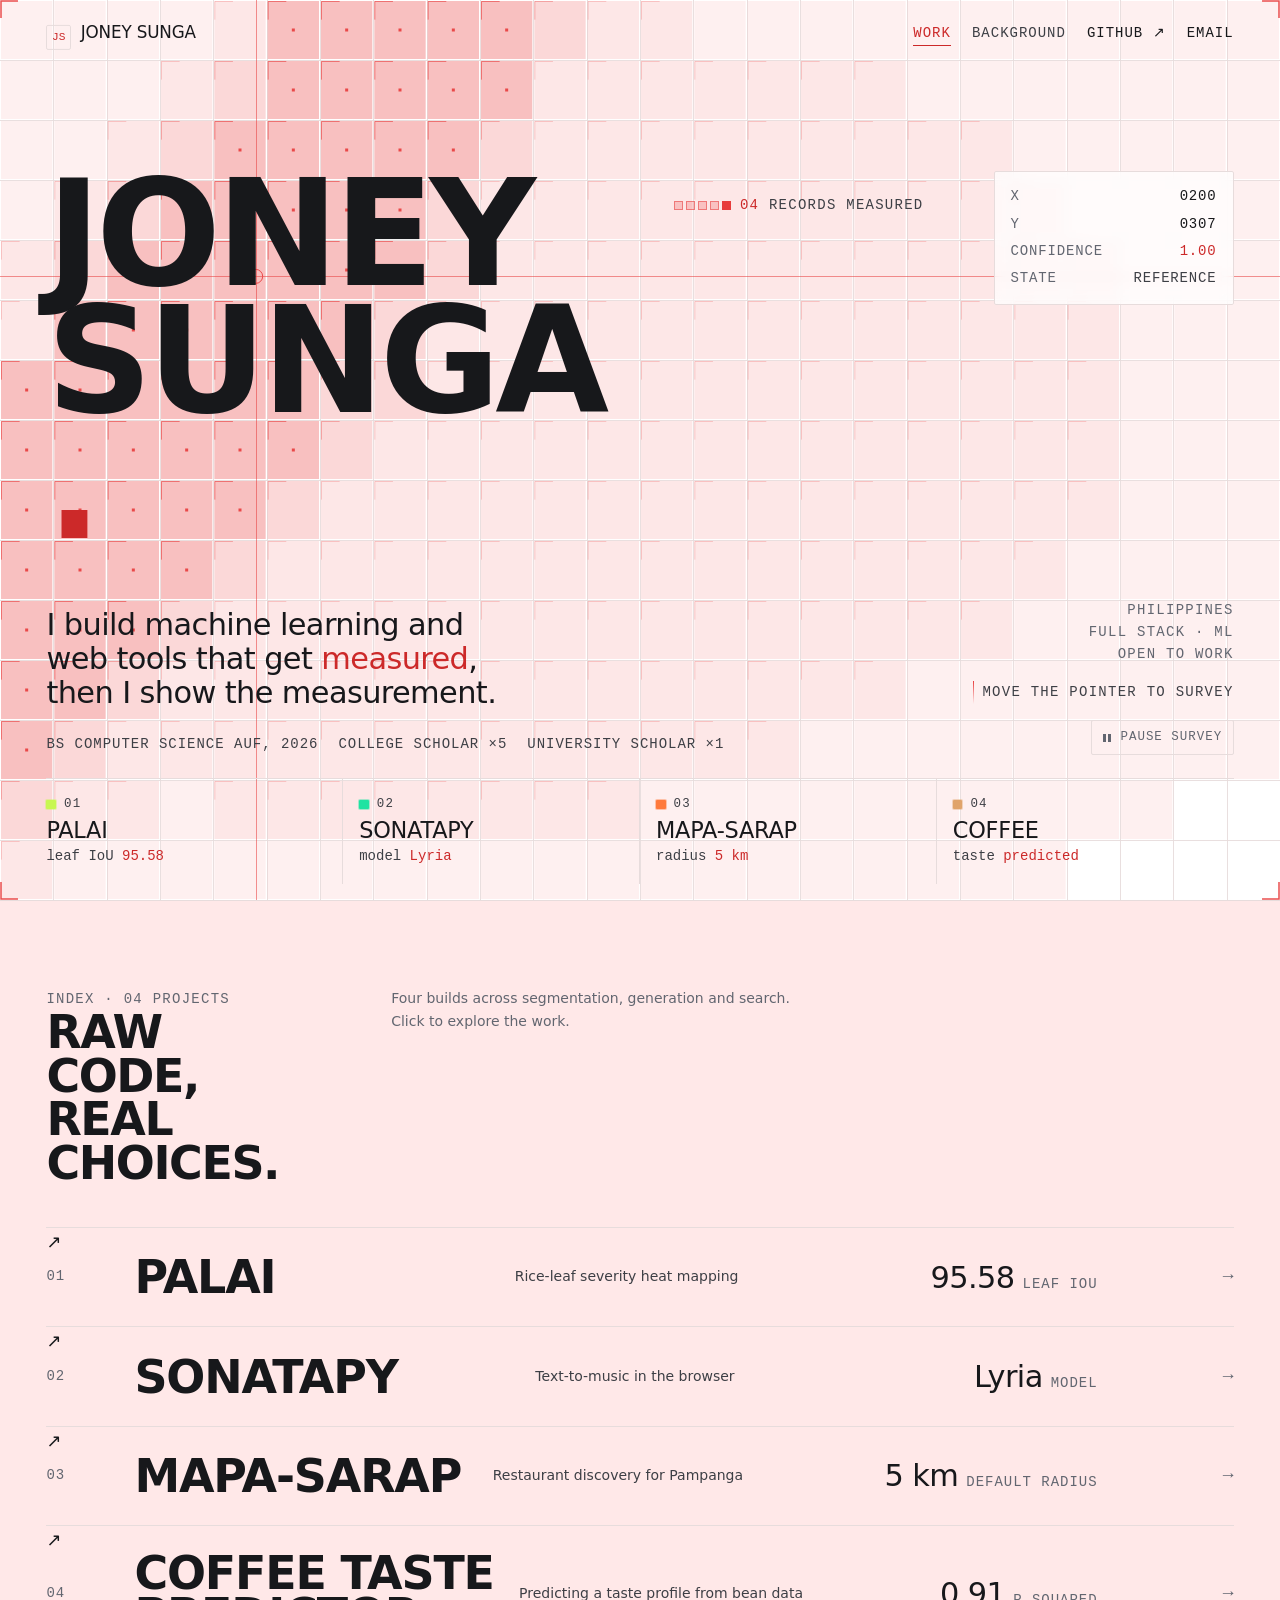
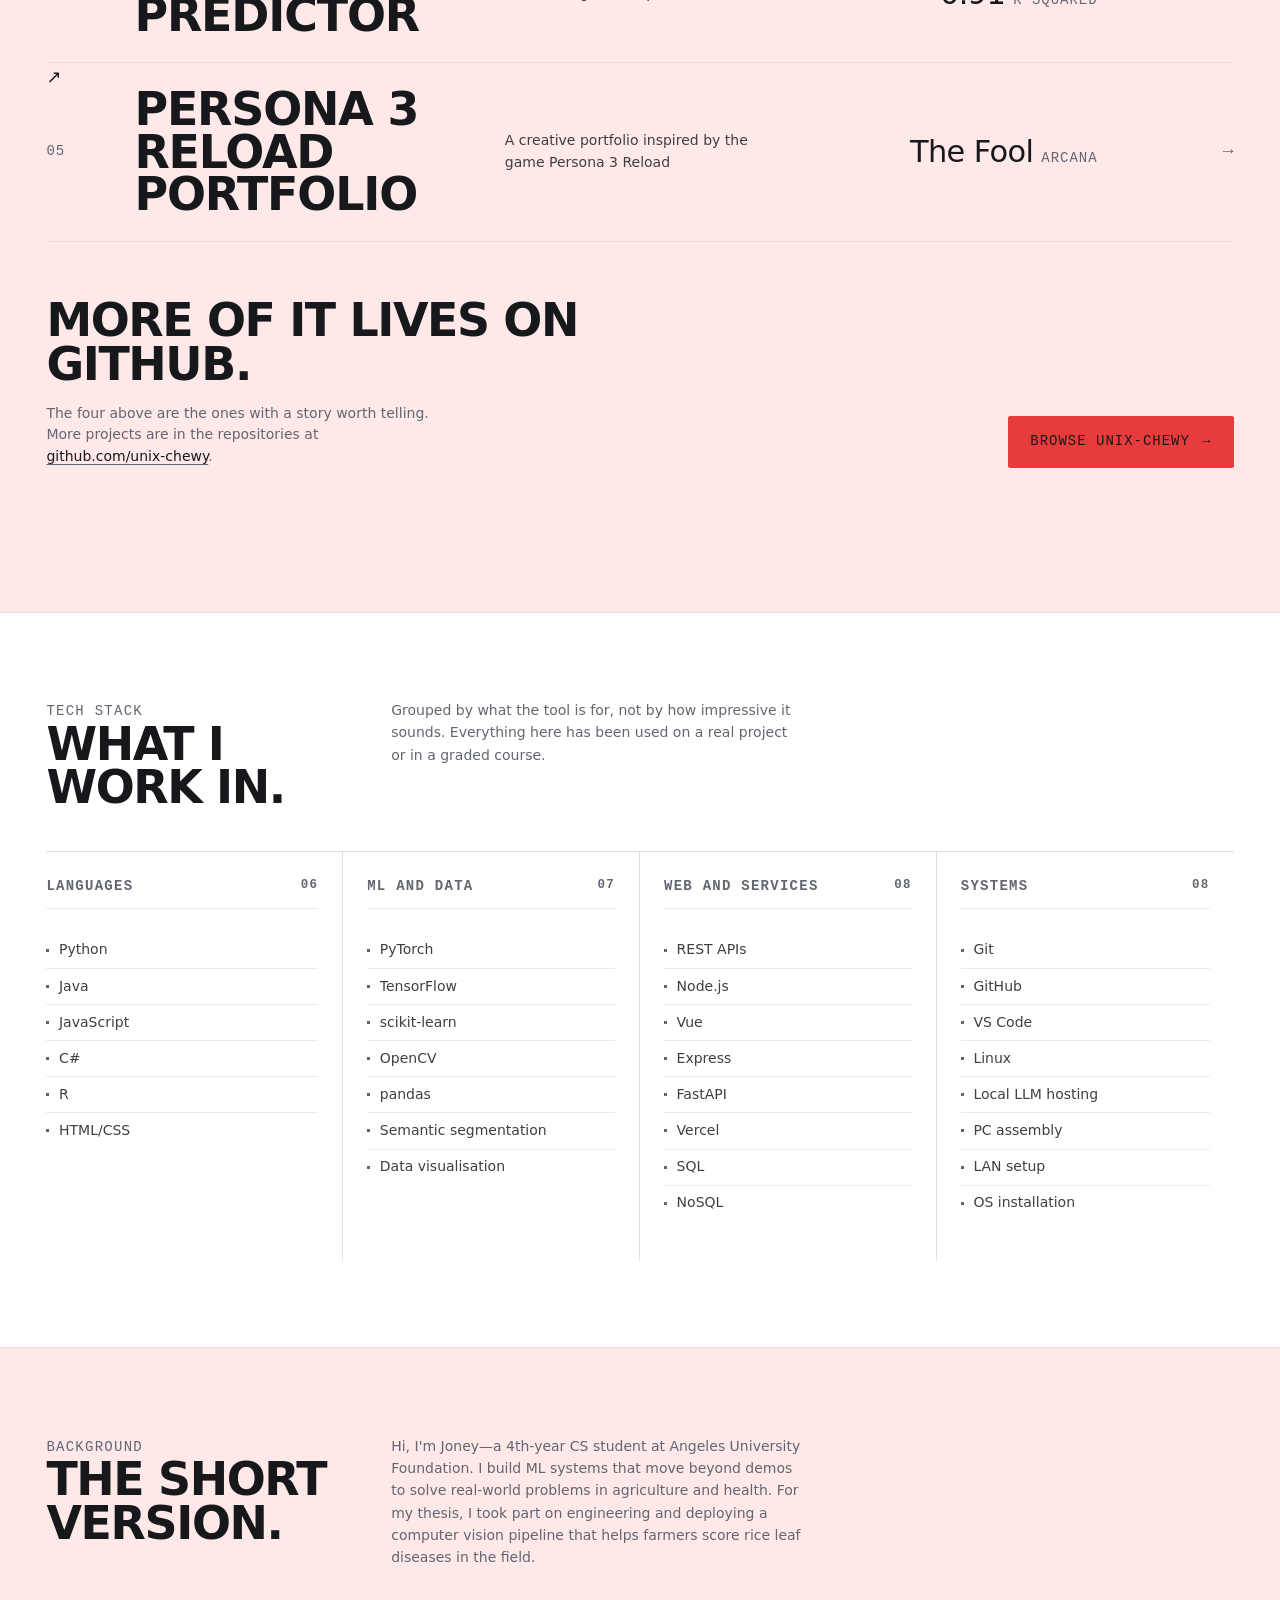
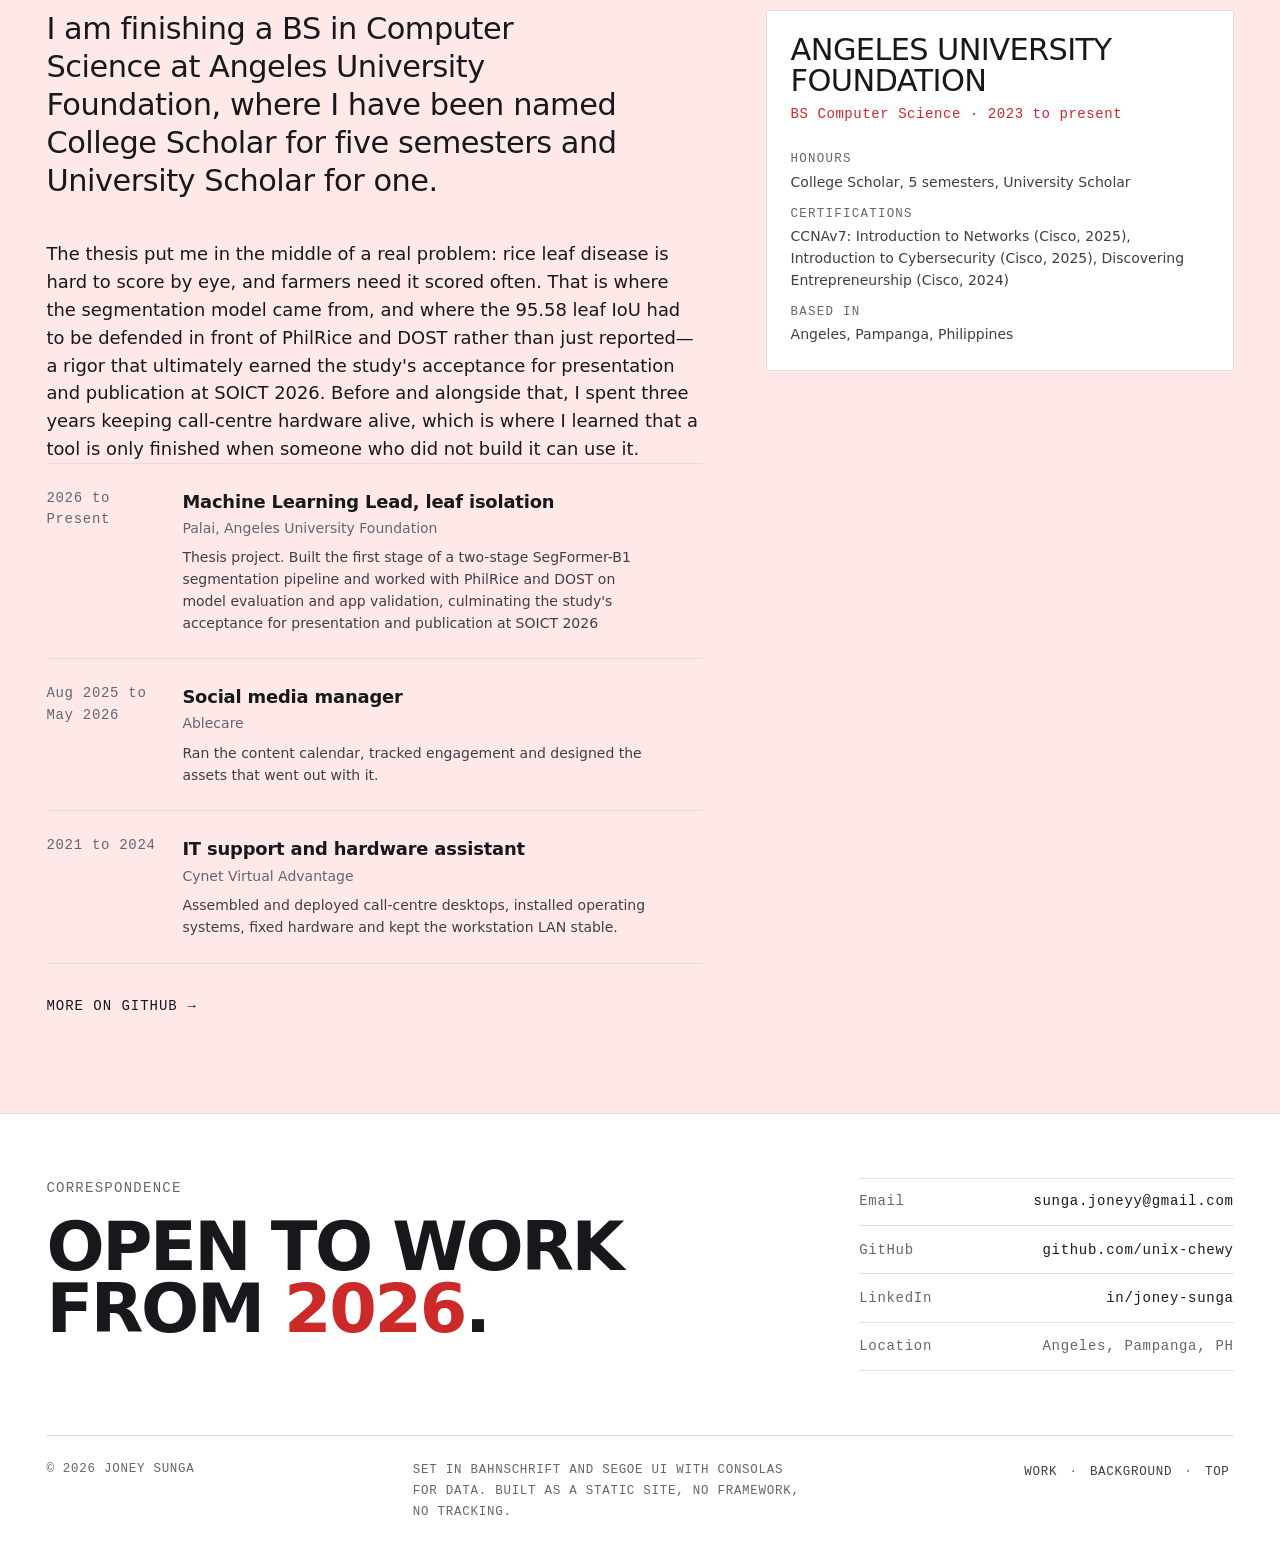
<file: index.html>
<!DOCTYPE html>
<html lang="en">
<head>
<meta charset="utf-8">
<meta name="viewport" content="width=device-width, initial-scale=1">
<title>Joney Sunga. Full-stack developer and ML engineer.</title>
<meta name="description" content="Joney Sunga builds machine learning and web tools that get measured. SegFormer segmentation at 95.58 leaf IoU, a text-to-music app, and restaurant discovery for Pampanga.">
<meta name="robots" content="index, follow, max-image-preview:large">
<link rel="canonical" href="https://unix-chewy.github.io/portfolio/">
<meta name="theme-color" content="#ffffff">
<meta name="color-scheme" content="light">
<meta name="author" content="Joney Sunga">
<meta property="og:type" content="website">
<meta property="og:site_name" content="Joney Sunga">
<meta property="og:title" content="Joney Sunga. Full-stack developer and ML engineer.">
<meta property="og:description" content="Joney Sunga builds machine learning and web tools that get measured. SegFormer segmentation at 95.58 leaf IoU, a text-to-music app, and restaurant discovery for Pampanga.">
<meta property="og:locale" content="en_PH">
<meta property="og:url" content="https://unix-chewy.github.io/portfolio/">
<meta property="og:image" content="https://unix-chewy.github.io/portfolio/og.png">
<meta property="og:image:width" content="1200">
<meta property="og:image:height" content="630">
<meta property="og:image:alt" content="Joney Sunga, full-stack developer and machine learning engineer">
<meta name="twitter:card" content="summary_large_image">
<meta name="twitter:title" content="Joney Sunga. Full-stack developer and ML engineer.">
<meta name="twitter:description" content="Joney Sunga builds machine learning and web tools that get measured. SegFormer segmentation at 95.58 leaf IoU, a text-to-music app, and restaurant discovery for Pampanga.">
<meta name="twitter:image" content="https://unix-chewy.github.io/portfolio/og.png">
<link rel="icon" href="assets/icons/favicon.svg" type="image/svg+xml">
<link rel="icon" href="assets/icons/favicon-32.png" sizes="32x32" type="image/png">
<link rel="apple-touch-icon" href="assets/icons/apple-touch-icon.png">
<link rel="manifest" href="site.webmanifest">
<link rel="stylesheet" href="assets/style.css">

<script type="application/ld+json">[{"@context":"https://schema.org","@type":"Person","name":"Joney Sunga","jobTitle":"Full-stack developer and machine learning engineer","email":"mailto:sunga.joneyy@gmail.com","url":"https://unix-chewy.github.io/portfolio","sameAs":["https://github.com/unix-chewy","https://www.linkedin.com/in/joney-sunga-a7b952397/"],"alumniOf":{"@type":"CollegeOrUniversity","name":"Angeles University Foundation"},"knowsAbout":["Machine learning","Semantic segmentation","Full-stack development","Python","JavaScript"]},{"@context":"https://schema.org","@type":"ProfilePage","mainEntity":{"@type":"Person","name":"Joney Sunga"},"hasPart":[{"@type":"CreativeWork","name":"Palai","description":"A web tool that turns a phone photo of a rice leaf into a severity score, then maps it across a whole field.","url":"https://github.com/unix-chewy/REPLACE-WITH-REPO"},{"@type":"CreativeWork","name":"SonataPy","description":"Ask for a piece of music in words and adjust it while it plays.","url":"https://github.com/unix-chewy/REPLACE-WITH-REPO"},{"@type":"CreativeWork","name":"MAPA-Sarap","description":"Find somewhere good to eat near you, then ask a bot which one to pick.","url":"https://github.com/unix-chewy/REPLACE-WITH-REPO"},{"@type":"CreativeWork","name":"Coffee Taste Predictor","description":"A model that reads a bean spec and guesses how it will taste before anyone brews it.","url":"https://github.com/unix-chewy/REPLACE-WITH-REPO"}]}]</script>
<script>document.documentElement.classList.add('js')</script>
<script>document.documentElement.dataset.tab="work"</script>
</head>
<body>
<a class="skip" href="#main">Skip to content</a>
<header class="site-head" data-head data-solid="false" data-tucked="false">
  <div class="frame site-head__inner">
    <a class="brand" href="index.html">
      <span class="brand__mark" aria-hidden="true">JS</span>
      <span class="brand__name">Joney Sunga</span>
    </a>
    <nav class="nav" aria-label="Primary">
      <a class="nav__link" href="#work">Work</a>
      <a class="nav__link" href="#background">Background</a>
      <a class="nav__link nav__link--ext" href="https://github.com/unix-chewy" rel="me noopener" target="_blank">GitHub <span aria-hidden="true">&#8599;</span><span class="visually-hidden"> (opens in a new tab)</span></a>
      <a class="nav__link nav__link--ext" href="mailto:sunga.joneyy@gmail.com">Email</a>
    </nav>
  </div>
</header>

<main id="main">
<section class="hero" id="top" aria-labelledby="hero-name">
  <div class="survey" data-survey aria-hidden="true">
    <div class="survey__plate"></div>
    <canvas class="survey__canvas"></canvas>
  </div>

  <div class="frame hero__inner">
    <div class="hero__top">
      <h1 class="hero__name display" id="hero-name" data-resolve>
        <span>Joney</span>
        <span>Sunga<span class="name-dot">.</span></span>
      </h1>
      <p class="instrument" data-resolve aria-hidden="true">
        <span class="instrument__cells"><i></i><i></i><i></i><i></i><i></i></span>
        <span><b>04</b> records measured</span>
      </p>
      <div class="readout" data-readout aria-hidden="true">
        <div class="readout__row"><span>X</span><span class="readout__val" data-read-x>0620</span></div>
        <div class="readout__row"><span>Y</span><span class="readout__val" data-read-y>0440</span></div>
        <div class="readout__row"><span>Confidence</span><span class="readout__val readout__val--accent" data-read-v>0.62</span></div>
        <div class="readout__row"><span>State</span><span class="readout__val readout__state" data-read-state>Sampling</span></div>
      </div>
    </div>

    <div class="hero__bottom">
      <div>
        <p class="hero__claim" data-resolve>I build machine learning and web tools that get <em>measured</em>, then I show the measurement.</p>
        <ul class="hero__meta" data-resolve>
          <li>BS Computer Science <b>AUF, 2026</b></li>
          <li>College Scholar <b>&times;5</b></li>
          <li>University Scholar <b>&times;1</b></li>
        </ul>
      </div>
      <div style="display:grid;gap:var(--space-s);justify-items:end">
        <p class="label" style="text-align:right" data-resolve>
          Philippines<br>Full stack &middot; ML<br>Open to work
        </p>
        <p class="label hero__hint" data-resolve>Move the pointer to survey</p>
        <button class="survey__toggle" type="button" data-survey-toggle aria-pressed="false">
          <span class="survey__toggle-icon" aria-hidden="true">
            <svg viewBox="0 0 10 10" width="10" height="10"><rect x="1" y="1" width="3" height="8" fill="currentColor"/><rect x="6" y="1" width="3" height="8" fill="currentColor"/></svg>
          </span>
          <span data-survey-label>Pause survey</span>
        </button>
      </div>
    </div>

    <ul class="legend" aria-label="The four projects, as layers" data-resolve-group>
      <li class="legend__item" style="--chip:#c8f751" data-resolve>
        <span class="legend__key"><span class="chip"></span>01</span>
        <span class="legend__name">Palai</span>
        <span class="legend__val">leaf IoU <b>95.58</b></span>
      </li>
      <li class="legend__item" style="--chip:#20e3a2" data-resolve>
        <span class="legend__key"><span class="chip"></span>02</span>
        <span class="legend__name">SonataPy</span>
        <span class="legend__val">model <b>Lyria</b></span>
      </li>
      <li class="legend__item" style="--chip:#ff7a3c" data-resolve>
        <span class="legend__key"><span class="chip"></span>03</span>
        <span class="legend__name">MAPA-Sarap</span>
        <span class="legend__val">radius <b>5 km</b></span>
      </li>
      <li class="legend__item" style="--chip:#e0a46b" data-resolve>
        <span class="legend__key"><span class="chip"></span>04</span>
        <span class="legend__name">Coffee</span>
        <span class="legend__val">taste <b>predicted</b></span>
      </li>
    </ul>
  </div>
</section>

<section class="section section--blush" id="work" aria-labelledby="work-title">
  <div class="frame">
    <div class="section__head">
      <div>
        <p class="label" data-resolve>Index &middot; 04 PROJECTS</p>
        <h2 class="section__title" id="work-title" data-resolve>Raw code,<br>Real choices.</h2>
      </div>
      <p class="section__note" data-resolve>
        Four builds across segmentation, generation and search. Click to explore the work.
      </p>
    </div>

    <div class="ledger">
              <article class="ledger__row" style="--chip:#C8F751;--conf:0.96" data-resolve>
          <span class="ledger__num" aria-hidden="true">01</span>
          <h3 class="ledger__name">Palai</h3>
          <p class="ledger__lede">Rice-leaf severity heat mapping</p>
          <p class="ledger__metric"><b>95.58</b><span>leaf IoU</span></p>
          <span class="ledger__arrow" aria-hidden="true">&rarr;</span>
          <span class="ledger__bar" aria-hidden="true"></span>
          <a class="ledger__link" href="https://github.com/KyleNGT/rice-leaf-severity-heatmap.git" rel="noopener" target="_blank"><span class="visually-hidden">Palai: Rice-leaf severity heat mapping. Open the repository.</span><span class="ledger__ext" aria-hidden="true">&#8599;</span></a>
        </article>
        <article class="ledger__row" style="--chip:#20E3A2;--conf:0.86" data-resolve>
          <span class="ledger__num" aria-hidden="true">02</span>
          <h3 class="ledger__name">SonataPy</h3>
          <p class="ledger__lede">Text-to-music in the browser</p>
          <p class="ledger__metric"><b>Lyria</b><span>model</span></p>
          <span class="ledger__arrow" aria-hidden="true">&rarr;</span>
          <span class="ledger__bar" aria-hidden="true"></span>
          <a class="ledger__link" href="https://github.com/KyleNGT/SonataPy-Real-Time-AI-Music-Composer.git" rel="noopener" target="_blank"><span class="visually-hidden">SonataPy: Text-to-music in the browser. Open the repository.</span><span class="ledger__ext" aria-hidden="true">&#8599;</span></a>
        </article>
        <article class="ledger__row" style="--chip:#FF7A3C;--conf:0.72" data-resolve>
          <span class="ledger__num" aria-hidden="true">03</span>
          <h3 class="ledger__name">MAPA-Sarap</h3>
          <p class="ledger__lede">Restaurant discovery for Pampanga</p>
          <p class="ledger__metric"><b>5 km</b><span>default radius</span></p>
          <span class="ledger__arrow" aria-hidden="true">&rarr;</span>
          <span class="ledger__bar" aria-hidden="true"></span>
          <a class="ledger__link" href="https://github.com/dncnl/sen02_mapa-sarap.git" rel="noopener" target="_blank"><span class="visually-hidden">MAPA-Sarap: Restaurant discovery for Pampanga. Open the repository.</span><span class="ledger__ext" aria-hidden="true">&#8599;</span></a>
        </article>
        <article class="ledger__row" style="--chip:#E0A46B;--conf:0.61" data-resolve>
          <span class="ledger__num" aria-hidden="true">04</span>
          <h3 class="ledger__name">Coffee Taste Predictor</h3>
          <p class="ledger__lede">Predicting a taste profile from bean data</p>
          <p class="ledger__metric"><b>0.91</b><span>R squared</span></p>
          <span class="ledger__arrow" aria-hidden="true">&rarr;</span>
          <span class="ledger__bar" aria-hidden="true"></span>
          <a class="ledger__link" href="https://github.com/unix-chewy/coffee_taste_predictor.git" rel="noopener" target="_blank"><span class="visually-hidden">Coffee Taste Predictor: Predicting a taste profile from bean data. Open the repository.</span><span class="ledger__ext" aria-hidden="true">&#8599;</span></a>
        </article>
        <article class="ledger__row" style="--chip:	#51eefc;--conf:0.61" data-resolve>
          <span class="ledger__num" aria-hidden="true">05</span>
          <h3 class="ledger__name">Persona 3 Reload Portfolio</h3>
          <p class="ledger__lede">A creative portfolio inspired by the game Persona 3 Reload</p>
          <p class="ledger__metric"><b>The Fool</b><span>Arcana</span></p>
          <span class="ledger__arrow" aria-hidden="true">&rarr;</span>
          <span class="ledger__bar" aria-hidden="true"></span>
          <a class="ledger__link" href="https://unix-chewy.github.io/p3r-portfolio/" rel="noopener" target="_blank"><span class="visually-hidden">Coffee Taste Predictor: Predicting a taste profile from bean data. Open the repository.</span><span class="ledger__ext" aria-hidden="true">&#8599;</span></a>
        </article>
    </div>

    <div class="handoff">
      <div>
        <h2 class="handoff__title display" data-resolve>More of it lives on GitHub.</h2>
        <p class="handoff__note" data-resolve>
          The four above are the ones with a story worth telling. More projects are in the repositories at
          <a class="inline-link" href="https://github.com/unix-chewy" rel="me noopener" target="_blank">github.com/unix-chewy</a>.
        </p>
      </div>
      <a class="btn" href="https://github.com/unix-chewy" rel="me noopener" target="_blank" data-resolve>
        <span class="btn__fill" aria-hidden="true"></span>
        Browse unix-chewy
        <span class="btn__arrow" aria-hidden="true">&rarr;</span>
        <span class="visually-hidden"> (opens in a new tab)</span>
      </a>
    </div>
  </div>
</section>

<section class="section" id="stack" aria-labelledby="stack-title">
  <div class="frame">
    <div class="section__head">
      <div>
        <p class="label" data-resolve>TECH STACK</p>
        <h2 class="section__title" id="stack-title" data-resolve>What I<br>work in.</h2>
      </div>
      <p class="section__note" data-resolve>
        Grouped by what the tool is for, not by how impressive it sounds. Everything here has
        been used on a real project or in a graded course.
      </p>
    </div>
    <div class="spec">
            <div class="spec__col" data-resolve>
        <h3 class="spec__head label">Languages<span class="spec__count">06</span></h3>
        <ul>
          <li>Python</li>
          <li>Java</li>
          <li>JavaScript</li>
          <li>C#</li>
          <li>R</li>
          <li>HTML/CSS</li>
        </ul>
      </div>
      <div class="spec__col" data-resolve>
        <h3 class="spec__head label">ML and data<span class="spec__count">07</span></h3>
        <ul>
          <li>PyTorch</li>
          <li>TensorFlow</li>
          <li>scikit-learn</li>
          <li>OpenCV</li>
          <li>pandas</li>
          <li>Semantic segmentation</li>
          <li>Data visualisation</li>
        </ul>
      </div>
      <div class="spec__col" data-resolve>
        <h3 class="spec__head label">Web and services<span class="spec__count">08</span></h3>
        <ul>
          <li>REST APIs</li>
          <li>Node.js</li>
          <li>Vue</li>
          <li>Express</li>
          <li>FastAPI</li>
          <li>Vercel</li>
          <li>SQL</li>
          <li>NoSQL</li>
        </ul>
      </div>
      <div class="spec__col" data-resolve>
        <h3 class="spec__head label">Systems<span class="spec__count">08</span></h3>
        <ul>
          <li>Git</li>
          <li>GitHub</li>
          <li>VS Code</li>
          <li>Linux</li>
          <li>Local LLM hosting</li>
          <li>PC assembly</li>
          <li>LAN setup</li>
          <li>OS installation</li>
        </ul>
      </div>
    </div>
  </div>
</section>

<section class="section section--blush" id="background" aria-labelledby="about-title">
  <div class="frame">
    <div class="section__head">
      <div>
        <p class="label" data-resolve>Background</p>
        <h2 class="section__title" id="about-title" data-resolve>The short<br>version.</h2>
      </div>
      <p class="section__note" data-resolve>
        Hi, I'm Joney—a 4th-year CS student at Angeles University Foundation. I build ML systems 
        that move beyond demos to solve real-world problems in agriculture and health. 
        For my thesis, I took part on engineering and deploying a computer vision pipeline that helps farmers 
        score rice leaf diseases in the field.
      </p>
    </div>
    <div class="about-strip">
      <div>
        <p class="about-strip__lede" data-resolve>
          I am finishing a BS in Computer Science at Angeles University Foundation, where I have
          been named College Scholar for five semesters and University Scholar for one.  
        </p>
        <p class="prose" data-resolve>
          The thesis put me in the middle of a real problem: rice leaf disease is hard to score by
          eye, and farmers need it scored often. That is where the segmentation model came from,
          and where the 95.58 leaf IoU had to be defended in front of PhilRice and DOST rather than
          just reported—a rigor that ultimately earned the study's acceptance for presentation and 
          publication at SOICT 2026. Before and alongside that, I spent three years keeping call-centre 
          hardware alive, which is where I learned that a tool is only finished when someone who did not
          build it can use it.
        </p>
        <div class="timeline" data-resolve-group>
                    <div class="timeline__item" data-resolve>
            <span class="timeline__when">2026 to Present</span>
            <div>
              <h3 class="timeline__title">Machine Learning Lead, leaf isolation</h3>
              <p class="timeline__org">Palai, Angeles University Foundation</p>
              <p class="timeline__note">Thesis project. Built the first stage of a two-stage SegFormer-B1 segmentation pipeline and worked with PhilRice and DOST on model evaluation and app validation, culminating the study's acceptance for presentation and publication at SOICT 2026</p>
            </div>
          </div>
          <div class="timeline__item" data-resolve>
            <span class="timeline__when">Aug 2025 to May 2026</span>
            <div>
              <h3 class="timeline__title">Social media manager</h3>
              <p class="timeline__org">Ablecare</p>
              <p class="timeline__note">Ran the content calendar, tracked engagement and designed the assets that went out with it.</p>
            </div>
          </div>
          <div class="timeline__item" data-resolve>
            <span class="timeline__when">2021 to 2024</span>
            <div>
              <h3 class="timeline__title">IT support and hardware assistant</h3>
              <p class="timeline__org">Cynet Virtual Advantage</p>
              <p class="timeline__note">Assembled and deployed call-centre desktops, installed operating systems, fixed hardware and kept the workstation LAN stable.</p>
            </div>
          </div>
        </div>
        <p style="margin-top:var(--space-m)" data-resolve>
          <a class="link-rule" href="https://github.com/unix-chewy" rel="me noopener" target="_blank">More on GitHub <span class="link-rule__arrow" aria-hidden="true">&rarr;</span></a>
        </p>
      </div>
      <aside class="edu" data-resolve aria-labelledby="edu-title">
        <h3 class="visually-hidden" id="edu-title">Education</h3>
        <p class="edu__school">Angeles University Foundation</p>
        <p class="edu__degree">BS Computer Science &middot; 2023 to present</p>
        <dl>
          <div>
            <dt>Honours</dt>
            <dd>College Scholar, 5 semesters, University Scholar</dd>
          </div>
          <div>
            <dt>Certifications</dt>
            <dd>CCNAv7: Introduction to Networks (Cisco, 2025), Introduction to Cybersecurity (Cisco, 2025), Discovering Entrepreneurship (Cisco, 2024)</dd>
          </div>
          <div>
            <dt>Based in</dt>
            <dd>Angeles, Pampanga, Philippines</dd>
          </div>
        </dl>
      </aside>
    </div>
  </div>
</section>

<!-- Host error page: reached by a wrong address, not by the site's own navigation.
     It carries the same header and footer, so nothing here is a dead end. -->
</main>
<footer class="site-foot">
  <div class="frame">
    <div class="foot__top">
      <div>
        <p class="label">Correspondence</p>
        <p class="foot__title display" style="margin-top:var(--space-s)">Open to work<br>from <em>2026</em>.</p>
      </div>
      <div class="foot__list">
        <div class="foot__row"><span>Email</span><a href="mailto:sunga.joneyy@gmail.com">sunga.joneyy@gmail.com</a></div>
        <div class="foot__row"><span>GitHub</span><a href="https://github.com/unix-chewy" rel="me noopener" target="_blank">github.com/unix-chewy</a></div>
        <div class="foot__row"><span>LinkedIn</span><a href="https://www.linkedin.com/in/joney-sunga-a7b952397/" rel="me noopener" target="_blank">in/joney-sunga</a></div>
        <div class="foot__row"><span>Location</span><span>Angeles, Pampanga, PH</span></div>
      </div>
    </div>
    <div class="foot__bottom">
      <span>&copy; 2026 Joney Sunga</span>
      <span class="colophon">Set in Bahnschrift and Segoe UI with Consolas for data. Built as a static site, no framework, no tracking.</span>
      <span><a href="#work">Work</a> &middot; <a href="#background">Background</a> &middot; <a href="#top">Top</a></span>
    </div>
  </div>
</footer>

<script src="assets/script.js" defer></script>
</body>
</html>
</file>
<file: assets/style.css>
:root {
  --ground: #ffffff;
  --ground-2: #fff7f7;
  --blush: #ffe8e8;
  --panel: #fffafa;
  --ink: #17181b;
  --ink-2: #3d3f45;
  --muted: #626670;
  --line: #e7dcdc;
  --line-2: #f1e8e8;

  --accent: #e83c3c;
  --accent-text: #cc2929;
  --accent-ink: #17181b;
  --accent-soft: #ffe1e1;
  --cool: #2f5d7c;
  --lesion: #c42a1a;

  --ink-inverse: #ffffff;
  --ink-inverse-2: #d9d3d3;

  /* Type roles */
  --display: Bahnschrift, "DIN Alternate", "DIN Condensed", "Haettenschweiler",
    "Arial Narrow", "Helvetica Neue Condensed", system-ui, sans-serif;
  --text: system-ui, -apple-system, "Segoe UI", Roboto, "Helvetica Neue", Arial, sans-serif;
  --data: Consolas, ui-monospace, "SF Mono", "Cascadia Mono", Menlo, monospace;

  /* Fluid scale. Display sizes carry negative tracking; text stays near 0. */
  --step--2: clamp(0.72rem, 0.7rem + 0.1vw, 0.78rem);
  --step--1: clamp(0.8rem, 0.77rem + 0.14vw, 0.875rem);
  --step-0: clamp(1rem, 0.96rem + 0.2vw, 1.125rem);
  --step-1: clamp(1.15rem, 1.05rem + 0.45vw, 1.4rem);
  --step-2: clamp(1.4rem, 1.2rem + 0.9vw, 1.9rem);
  --step-3: clamp(1.75rem, 1.35rem + 1.9vw, 2.9rem);
  --step-4: clamp(2.2rem, 1.4rem + 3.6vw, 4.4rem);
  --step-5: clamp(2.8rem, 1rem + 7vw, 6.5rem);
  --step-6: clamp(3.4rem, 0.4rem + 11vw, 11rem);

  /* Spacing */
  --space-3xs: 0.25rem;
  --space-2xs: 0.5rem;
  --space-xs: 0.75rem;
  --space-s: 1rem;
  --space-m: 1.5rem;
  --space-l: 2.5rem;
  --space-xl: 4rem;
  --space-2xl: clamp(3.5rem, 3rem + 4vw, 7rem);
  --space-3xl: clamp(5rem, 4rem + 7vw, 11rem);

  /* Frame */
  --gutter: clamp(1.25rem, 0.5rem + 3vw, 3.5rem);
  --rule: 1px;
  --radius: 2px;
  --nav-h: 4.25rem;
  --maxw: 96rem;

  /* Motion: one family. Big things slow, small things quick. */
  --ease: cubic-bezier(0.22, 1, 0.36, 1);
  --ease-io: cubic-bezier(0.4, 0, 0.2, 1);
  --fast: 180ms;
  --med: 320ms;
  --slow: 640ms;

  color-scheme: light;
}

/* ---------- reset ---------- */
*,
*::before,
*::after {
  box-sizing: border-box;
}

html {
  -webkit-text-size-adjust: 100%;
  scroll-behavior: smooth;
  /* The header is fixed; anchor jumps must clear it. */
  scroll-padding-top: calc(var(--nav-h) + 1rem);
}

@media (prefers-reduced-motion: reduce) {
  html {
    scroll-behavior: auto;
  }
}

body {
  margin: 0;
  background: var(--ground);
  color: var(--ink);
  font-family: var(--text);
  font-size: var(--step-0);
  line-height: 1.55;
  font-synthesis: none;
  -webkit-font-smoothing: antialiased;
  text-rendering: optimizeLegibility;
  overflow-x: clip;
}

h1,
h2,
h3,
h4,
p,
ul,
ol,
figure,
blockquote {
  margin: 0;
}

ul,
ol {
  padding: 0;
  list-style: none;
}

img,
svg,
canvas {
  display: block;
  max-width: 100%;
}

img {
  height: auto;
}

a {
  color: inherit;
  text-decoration: none;
}

button {
  font: inherit;
  color: inherit;
  background: none;
  border: 0;
  cursor: pointer;
}

::selection {
  background: var(--accent);
  color: var(--accent-ink);
}

/* Focus: one visible treatment for the whole site, on the ink that sits under it. */
:focus-visible {
  outline: 2px solid var(--accent);
  outline-offset: 3px;
  border-radius: var(--radius);
}

/* ---------- shared type ---------- */
.display {
  font-family: var(--display);
  font-weight: 600;
  line-height: 0.86;
  letter-spacing: -0.035em;
  font-variation-settings: "wdth" 92, "wght" 600;
  text-transform: uppercase;
}

.label {
  font-family: var(--data);
  font-size: var(--step--1);
  letter-spacing: 0.09em;
  text-transform: uppercase;
  color: var(--muted);
}

.lede {
  font-size: var(--step-1);
  line-height: 1.45;
  color: var(--ink-2);
  max-width: 34ch;
}

.prose p {
  color: var(--ink-2);
  max-width: 62ch;
}

.prose p + p {
  margin-top: 1em;
}

.prose a {
  color: var(--ink);
  text-decoration: underline;
  text-decoration-thickness: 1px;
  text-underline-offset: 0.22em;
  text-decoration-color: var(--muted);
  transition: text-decoration-color var(--fast) var(--ease), color var(--fast) var(--ease);
}

@media (hover: hover) {
  .prose a:hover {
    color: var(--accent-text);
    text-decoration-color: var(--accent-text);
  }
}

.prose a:focus-visible {
  color: var(--accent-text);
}

/* ---------- layout primitives ---------- */
.frame {
  width: 100%;
  margin-inline: auto;
  padding-inline: var(--gutter);
  max-width: calc(var(--maxw) + var(--gutter) * 2);
}

.rule {
  border: 0;
  border-top: var(--rule) solid var(--line);
  margin: 0;
}

.skip {
  position: absolute;
  left: var(--gutter);
  top: 0.5rem;
  z-index: 200;
  padding: 0.6rem 0.9rem;
  background: var(--accent);
  color: var(--accent-ink);
  font-family: var(--data);
  font-size: var(--step--1);
  letter-spacing: 0.06em;
  text-transform: uppercase;
  border-radius: var(--radius);
  transform: translateY(-160%);
  transition: transform var(--fast) var(--ease);
}

.skip:focus-visible {
  transform: translateY(0);
  outline-offset: 2px;
}

.visually-hidden {
  position: absolute !important;
  width: 1px;
  height: 1px;
  padding: 0;
  margin: -1px;
  overflow: hidden;
  clip: rect(0 0 0 0);
  white-space: nowrap;
  border: 0;
}

/* ==========================================================================
   Header: corner UI. Step aside when scrolling down, return on scroll up.
   ========================================================================== */
.site-head {
  position: fixed;
  inset: 0 0 auto;
  z-index: 100;
  height: var(--nav-h);
  display: flex;
  align-items: center;
  transition: translate var(--med) var(--ease), background-color var(--med) var(--ease),
    border-color var(--med) var(--ease);
  border-bottom: var(--rule) solid transparent;
}

.site-head[data-solid="true"] {
  background: color-mix(in srgb, var(--ground) 88%, transparent);
  border-bottom-color: var(--line);
  backdrop-filter: blur(10px);
}

.site-head[data-tucked="true"] {
  translate: 0 calc(-1 * var(--nav-h));
}

.site-head__inner {
  display: flex;
  align-items: center;
  justify-content: space-between;
  gap: var(--space-m);
  width: 100%;
}

.brand {
  display: inline-flex;
  align-items: baseline;
  gap: 0.6rem;
  /* Vertical padding gives it a real touch box at phone widths. */
  padding-block: 0.6rem;
  font-family: var(--display);
  font-size: 1.05rem;
  letter-spacing: -0.01em;
  text-transform: uppercase;
  font-variation-settings: "wdth" 92, "wght" 600;
  transition: color var(--fast) var(--ease);
}

@media (hover: hover) {
  .brand:hover {
    color: var(--accent-text);
  }
  .brand:hover .brand__mark {
    border-color: var(--accent-text);
  }
}

.brand:focus-visible {
  color: var(--accent-text);
}
.brand__mark {
  transition: background-color var(--med) var(--ease), color var(--med) var(--ease),
    border-color var(--med) var(--ease), rotate var(--med) var(--ease);
}

@media (hover: hover) {
  .brand:hover .brand__mark {
    background: var(--accent);
    color: var(--accent-ink);
    rotate: 90deg;
  }
}

.brand:focus-visible .brand__mark {
  background: var(--accent);
  color: var(--accent-ink);
}

.brand__mark {
  display: inline-grid;
  place-items: center;
  width: 1.55rem;
  height: 1.55rem;
  border: var(--rule) solid var(--line);
  border-radius: var(--radius);
  color: var(--accent-text);
  font-family: var(--data);
  font-size: 0.7rem;
  letter-spacing: 0;
  translate: 0 0.12rem;
}

.nav {
  display: flex;
  align-items: center;
  gap: clamp(0.75rem, 0.2rem + 1.4vw, 1.75rem);
}

.nav__link {
  position: relative;
  font-family: var(--data);
  font-size: var(--step--1);
  letter-spacing: 0.07em;
  text-transform: uppercase;
  color: var(--ink-2);
  padding-block: 0.55rem;
  transition: color var(--fast) var(--ease);
}

.nav__link::after {
  content: "";
  position: absolute;
  inset: auto 0 0.25rem 0;
  height: 1px;
  background: currentColor;
  scale: 0 1;
  transform-origin: left;
  transition: scale var(--med) var(--ease);
}

/* The current page keeps its rule: orientation in one glance. Its colour also
   shifts, so hovering a nav item always produces a visible change even when the
   rule is already drawn. Hover feedback is never nothing. */
.nav__link[aria-current="page"] {
  color: var(--accent-text);
}

@media (hover: hover) {
  .nav__link[aria-current="page"]:hover {
    color: var(--ink);
  }
}

.nav__link[aria-current="page"]::after {
  scale: 1 1;
  background: var(--accent-text);
  height: 2px;
  display: none;
}

@media (hover: hover) {
  .nav__link:hover {
    color: var(--ink);
  }
  /* Only interior links draw their bar on hover; the current tab is already marked,
     and painting its bar white would hide the red rule that says where you are. */
  .nav__link:not([aria-current="page"]):hover::after {
    scale: 1 1;
  }
}

.nav__link:focus-visible {
  color: var(--ink);
}

.nav__link:focus-visible::after,
.nav__link[aria-current="page"]::after {
  scale: 1 1;
}

.nav__link[aria-current="page"] {
  color: var(--ink);
}

.nav__link--ext::after {
  display: none;
}

.nav__link--ext {
  color: var(--ink);
}

@media (hover: hover) {
  .nav__link--ext:hover {
    color: var(--accent-text);
  }
}

/* Phones: section navigation stays in the header. Hiding it was a mistake; the
   footer is not a substitute for a nav that is one tap away on every page. */
@media (max-width: 44rem) {
  :root {
    --nav-h: 3.5rem;
  }
  .brand__name {
    display: none;
  }
  .nav {
    gap: 0.85rem;
  }
  .nav__link {
    font-size: 0.72rem;
    letter-spacing: 0.03em;
    padding-block: 0.8rem;
  }
  .site-head__inner {
    gap: 0.5rem;
  }
  .site-head .nav__link--ext:not(:last-child) {
    display: none;
  }

  .site-head .nav [href^="https://github.com"] {
    display: none;
  }
}

/* ==========================================================================
   HERO: "The Survey". A confidence grid that resolves in steps, measured by a
   crosshair. The grid is where the concept lives; everything else stays quiet.
   ========================================================================== */
.hero {
  position: relative;
  min-height: 100svh;
  display: flex;
  flex-direction: column;
  justify-content: flex-end;
  padding-top: calc(var(--nav-h) + 1.5rem);
  padding-bottom: 0;
  overflow: clip;
  /* NOT isolated: the survey sits behind the hero and paints the grid into the
     empty band beside the name, which is the whole point of the composition. */
}

.survey {
  position: absolute;
  inset: 0;
  z-index: 0;
  pointer-events: none;
  transition: filter var(--slow) var(--ease);
}

.hero__inner {
  position: relative;
  z-index: 1;
}

/* The scrim is the parent's pseudo-element ON PURPOSE: a filter on an ancestor
   would flatten the stacking order of the hero's content. Keep this here. */

/* The canvas draws the whole survey (grid, bands, crosshair, ticks). It backs the
   content visually but remains aria-hidden and pointer-events:none.
   A scrim then knocks it back so text keeps its contrast everywhere: the survey
   is present behind the type, never competing with it. */
.survey__canvas {
  position: absolute;
  inset: 0;
  width: 100%;
  height: 100%;
}

.survey::after {
  content: "";
  position: absolute;
  inset: 0;
  z-index: -1;
  background:
    linear-gradient(90deg, color-mix(in srgb, var(--ground) 88%, transparent) 0%, color-mix(in srgb, var(--ground) 38%, transparent) 46%, transparent 72%),
    linear-gradient(180deg, color-mix(in srgb, var(--ground) 55%, transparent) 0%, transparent 26%, transparent 58%, color-mix(in srgb, var(--ground) 82%, transparent) 84%, var(--ground) 100%);
}

/* The fallback plate: a designed gradient under the canvas, and the whole look
   when there is no canvas at all (no JS, no 2D context, reduced motion still
   gets the canvas but drawn once). */
.survey__plate {
  position: absolute;
  inset: 0;
  background-image: radial-gradient(
      ellipse 70% 60% at 62% 34%,
      color-mix(in srgb, var(--blush) 90%, transparent),
      transparent 70%
    ),
    linear-gradient(var(--line-2) 1px, transparent 1px) 0 0 / 76px 84px,
    linear-gradient(90deg, var(--line-2) 1px, transparent 1px) 0 0 / 60px 100%;
  opacity: 0.85;
  transition: opacity var(--slow) var(--ease), background-size var(--slow) var(--ease);
}

/* The instrument answers the pointer. Only the scrim and the plate react, with a
   paint-only filter: the grid gets brighter where you are working, and nothing
   re-lays-out. */
.survey[data-lifting] .survey__plate {
  opacity: 1;
  filter: brightness(1.6) saturate(1.2);
}

.survey[data-lifting]::after {
  opacity: 0.85;
}

.survey::after {
  transition: opacity var(--slow) var(--ease);
}

.hero__inner {
  position: relative;
  display: grid;
  gap: clamp(1rem, 2.5vh, 2.25rem);
  align-content: end;
  width: 100%;
  min-height: calc(100svh - var(--nav-h) - 2rem);
  padding-bottom: 1rem;
}

.hero__top {
  display: flex;
  justify-content: space-between;
  align-items: flex-start;
  gap: var(--space-m);
}

.hero__name {
  font-size: var(--step-6);
  margin: 0;
  /* A white glow used to lift the name off a dark field. On paper the same trick
     reads as a halo, so it is gone. */
}

/* "the instrument reading" line: a row of animated confidence cells with a
   percentage and a unit. It fills the band the name leaves empty and is the
   concept stating itself, not decoration. */
.instrument {
  display: flex;
  align-items: center;
  gap: 0.55rem;
  margin-top: var(--space-m);
  font-family: var(--data);
  font-size: var(--step--1);
  letter-spacing: 0.09em;
  text-transform: uppercase;
  color: var(--ink-2);
}

.instrument__cells {
  display: flex;
  gap: 3px;
}

.instrument__cells i {
  width: 9px;
  height: 9px;
  border: 1px solid color-mix(in srgb, var(--accent) 55%, transparent);
  background: color-mix(in srgb, var(--accent) 22%, transparent);
  animation: pulse 2.4s var(--ease) infinite;
}

.instrument__cells i:nth-child(2) {
  animation-delay: 0.25s;
}
.instrument__cells i:nth-child(3) {
  animation-delay: 0.5s;
}
.instrument__cells i:nth-child(4) {
  animation-delay: 0.75s;
}
.instrument__cells i:nth-child(5) {
  animation-delay: 1s;
  background: var(--accent);
}

.instrument b {
  color: var(--accent-text);
  font-weight: 400;
  font-variant-numeric: tabular-nums;
}

@keyframes pulse {
  0%,
  100% {
    background: color-mix(in srgb, var(--accent) 16%, transparent);
  }
  50% {
    background: color-mix(in srgb, var(--accent) 62%, transparent);
  }
}

@media (prefers-reduced-motion: reduce) {
  .instrument__cells i {
    animation: none;
    background: color-mix(in srgb, var(--accent) 40%, transparent);
  }
  .instrument__cells i:nth-child(5) {
    background: var(--accent);
  }
}

.hero__name span {
  display: block;
}

.hero__name .name-dot {
  color: var(--accent-text);
}

.hero__bottom {
  display: grid;
  grid-template-columns: minmax(0, 1fr) auto;
  align-items: end;
  gap: var(--space-l);
  margin-top: clamp(0.5rem, 3vh, 2.5rem);
}

.hero__claim {
  font-size: var(--step-2);
  line-height: 1.12;
  letter-spacing: -0.02em;
  max-width: 24ch;
  color: var(--ink);
  text-wrap: balance;
}

.hero__claim em {
  font-style: normal;
  color: var(--accent-text);
}

.hero__meta {
  display: flex;
  flex-wrap: wrap;
  gap: 0.4rem 1.25rem;
  margin-top: var(--space-m);
}

.hero__meta li {
  font-family: var(--data);
  font-size: var(--step--1);
  letter-spacing: 0.07em;
  text-transform: uppercase;
  /* AA against the ground even where the grid sits brightest. */
  color: var(--ink-2);
}

.hero__meta b {
  color: var(--ink-2);
  font-weight: 400;
}

/* The readout: the pointer's position, measured. Real information, not decoration. */
.readout {
  display: grid;
  gap: 0.35rem;
  padding: 0.9rem 1rem;
  border: var(--rule) solid var(--line);
  border-radius: var(--radius);
  background: color-mix(in srgb, var(--ground) 72%, transparent);
  backdrop-filter: blur(6px);
  font-family: var(--data);
  font-size: var(--step--1);
  letter-spacing: 0.06em;
  text-transform: uppercase;
  color: var(--muted);
  min-width: 15rem;
}

.readout__row {
  display: flex;
  justify-content: space-between;
  gap: 1.5rem;
}

.readout__val {
  color: var(--ink);
  font-variant-numeric: tabular-nums;
}

.readout__val--accent {
  color: var(--accent-text);
}

.readout__state {
  color: var(--ink-2);
}

/* The interaction hint and the motion pause. Both carry real information. */
.hero__hint {
  display: inline-flex;
  align-items: center;
  gap: 0.5rem;
  color: var(--ink-2);
}

.hero__hint::before {
  content: "";
  width: 1px;
  height: 1.4rem;
  background: linear-gradient(var(--accent), transparent);
}

.survey__toggle {
  display: inline-flex;
  align-items: center;
  gap: 0.5rem;
  padding: 0.45rem 0.65rem;
  min-height: 30px;
  font-family: var(--data);
  font-size: var(--step--2);
  letter-spacing: 0.08em;
  text-transform: uppercase;
  color: var(--muted);
  border: var(--rule) solid var(--line);
  border-radius: var(--radius);
  transition: color var(--fast) var(--ease), border-color var(--fast) var(--ease),
    background-color var(--fast) var(--ease);
}

@media (hover: hover) {
  .survey__toggle:hover {
    color: var(--ink);
    border-color: var(--muted);
  }
  /* The label slides a hair and the icon swaps to the paused state: the control
     answers in motion, not with a colour swap alone. */
  .survey__toggle:hover [data-survey-label] {
    translate: 0.15rem 0;
  }
  .survey__toggle:hover .survey__toggle-icon {
    opacity: 0.55;
    scale: 1.15;
  }
}

.survey__toggle-icon {
  display: inline-grid;
  place-items: center;
  transition: opacity var(--fast) var(--ease), scale var(--fast) var(--ease),
    rotate var(--med) var(--ease);
}

.survey__toggle [data-survey-label] {
  transition: translate var(--med) var(--ease);
}

.survey__toggle[aria-pressed="true"] .survey__toggle-icon {
  rotate: 90deg;
}

.survey__toggle[aria-pressed="true"] {
  color: var(--accent-text);
  background: color-mix(in srgb, var(--accent) 10%, transparent);
  border-color: color-mix(in srgb, var(--accent) 45%, transparent);
}

.survey__toggle:active {
  translate: 0 1px;
}

/* The pause control only exists where there is motion to pause. */
@media (hover: none) and (pointer: coarse) {
  .hero__hint {
    display: none;
  }
}

/* Phones: the hero becomes a single column. The survey keeps running (it is the
   concept) but the readout and pause become the frame's own caption. */
@media (max-width: 52rem) {
  .hero {
    min-height: auto;
    padding-top: calc(var(--nav-h) + 2.5rem);
  }
  .hero__top {
    display: block;
  }
  .hero__name {
    font-size: clamp(3.4rem, 17vw, 6rem);
  }
  .readout {
    margin-top: var(--space-m);
    min-width: 0;
    width: 100%;
    max-width: 20rem;
    grid-template-columns: 1fr 1fr;
    gap: 0.3rem 1rem;
    backdrop-filter: none;
    background: color-mix(in srgb, var(--ground) 82%, transparent);
  }
  .readout__row:nth-child(1),
  .readout__row:nth-child(2) {
    display: flex;
  }
  .hero__bottom {
    grid-template-columns: 1fr;
    gap: var(--space-m);
    margin-top: var(--space-l);
  }
  .hero__bottom > div:last-child {
    justify-items: start;
  }
  .hero__bottom .label[style] {
    text-align: left !important;
    max-width: none !important;
  }
  .section {
    padding-block: var(--space-2xl);
  }
}

@media (prefers-reduced-motion: reduce) {
  .hero__hint,
  .survey__toggle {
    display: none;
  }
}

/* Legend: the four projects as map layers. Doubles as the index. */
.legend {
  display: grid;
  grid-template-columns: repeat(4, minmax(0, 1fr));
  border-top: var(--rule) solid var(--line);
  /* Names like MAPA-Sarap are wider than their column at phone widths; they must
     never overprint the neighbour. */
  min-width: 0;
}

.legend__item {
  position: relative;
  display: grid;
  gap: 0.3rem;
  padding: var(--space-s) var(--space-s) var(--space-s) 0;
  border-right: var(--rule) solid var(--line);
  isolation: isolate;
}

.legend__item:last-child {
  border-right: 0;
}

.legend__item + .legend__item {
  padding-left: var(--space-s);
}

.legend__key {
  display: inline-flex;
  align-items: center;
  gap: 0.5rem;
  font-family: var(--data);
  font-size: var(--step--2);
  letter-spacing: 0.1em;
  text-transform: uppercase;
  /* AA against the ground, including under the brightest grid cells. */
  color: var(--ink-2);
}

.chip {
  width: 0.6rem;
  height: 0.6rem;
  border-radius: 1px;
  background: var(--chip, var(--accent));
  box-shadow: 0 0 0 1px color-mix(in srgb, var(--chip, var(--accent)) 40%, transparent);
}

.legend__name {
  font-family: var(--display);
  font-size: var(--step-1);
  line-height: 1;
  letter-spacing: -0.01em;
  text-transform: uppercase;
  font-variation-settings: "wdth" 95, "wght" 550;
  hyphens: none;
  overflow-wrap: break-word;
}

.legend__val {
  font-family: var(--data);
  font-size: var(--step--1);
  color: var(--ink-2);
  font-variant-numeric: tabular-nums;
}

.legend__val b {
  color: var(--accent-text);
  font-weight: 400;
}

/* ---- legend, phone -------------------------------------------------------
   Ordered AFTER the base rules above on purpose: a media query does not win a
   tie, source order does. On a phone the four records become a true list so no
   name can collide with its neighbour. */
@media (max-width: 34rem) {
  .legend {
    grid-template-columns: 1fr;
  }
  .legend__item,
  .legend__item + .legend__item,
  .legend__item:nth-child(2n) {
    display: grid;
    grid-template-columns: 3.2rem minmax(0, 1fr) auto;
    align-items: baseline;
    gap: 0.75rem;
    padding: 0.7rem 0;
    border-right: 0;
    border-bottom: var(--rule) solid var(--line);
  }
  .legend__name {
    font-size: 1.15rem;
  }
  .legend__val {
    text-align: right;
    white-space: nowrap;
  }
}

@media (max-width: 52rem) {
  .legend__name {
    font-size: 1.05rem;
  }
  .legend__val {
    font-size: 0.72rem;
    line-height: 1.3;
  }
}

/* Primary link treatment: the accent rule sweeps in from the pointer's side and
   the arrow travels. One treatment, reused on every primary target. */
.link-rule {
  position: relative;
  display: inline-flex;
  align-items: center;
  gap: 0.6rem;
  padding-block: 0.55rem;
  font-family: var(--data);
  font-size: var(--step--1);
  letter-spacing: 0.07em;
  text-transform: uppercase;
  color: var(--ink);
}

.link-rule::after {
  content: "";
  position: absolute;
  inset: auto 0 0 0;
  height: 1px;
  background: var(--accent);
  transform-origin: var(--x, 0%) 50%;
  scale: 0 1;
  transition: scale var(--med) var(--ease);
}

/* Entering from the right mirrors the sweep and the arrow. */
.link-rule[data-from-right]::after {
  transform-origin: 100% 50%;
}

.link-rule__arrow {
  display: inline-block;
  transition: translate var(--med) var(--ease);
}

@media (hover: hover) {
  .link-rule:hover::after {
    scale: 1 1;
  }
  .link-rule:hover .link-rule__arrow {
    translate: 0.35rem 0;
  }
  .link-rule[data-from-right]:hover .link-rule__arrow {
    translate: 0 0.25rem;
  }
}

.link-rule:focus-visible {
  outline-offset: 4px;
}

.link-rule:focus-visible::after {
  scale: 1 1;
}

.link-rule:active .link-rule__arrow {
  translate: 0.5rem 0;
}

/* Press feedback for every primary target, inherited by the ledger rows. */
.pressable:active {
  translate: 0 1px;
}

.section {
  padding-block: clamp(3rem, 3rem + 3vw, 7rem);
  border-top: var(--rule) solid var(--line);
}

.section--blush {
  background: var(--blush);
}

.section__head {
  display: grid;
  grid-template-columns: minmax(0, 3fr) minmax(0, 9fr);
  gap: var(--space-l) var(--space-xl);
  align-items: baseline;
  margin-bottom: clamp(1.5rem, 1rem + 2vw, 3rem);
}

.section__title {
  font-family: var(--display);
  font-size: var(--step-3);
  line-height: 0.95;
  letter-spacing: -0.03em;
  text-transform: uppercase;
  font-variation-settings: "wdth" 92, "wght" 550;
  max-width: 22ch;
}

.section__note {
  color: var(--muted);
  max-width: 46ch;
  font-size: var(--step--1);
  line-height: 1.6;
}

@media (max-width: 60rem) {
  .section__head {
    grid-template-columns: 1fr;
    gap: var(--space-s);
  }
}

/* ==========================================================================
   Ledger: the work index. A record per project, hairlines, one row per project.
   ========================================================================== */
.ledger {
  border-top: var(--rule) solid var(--line);
}

.ledger__row {
  --chip: var(--accent);
  position: relative;
  display: grid;
  grid-template-columns: 4rem minmax(0, 1fr) minmax(0, 1.1fr) auto 7rem;
  align-items: center;
  gap: var(--space-m);
  padding-block: clamp(1.1rem, 0.8rem + 1vw, 1.9rem);
  border-bottom: var(--rule) solid var(--line);
  isolation: isolate;
}

.ledger__num,
.ledger__metric span,
.ledger__year {
  font-family: var(--data);
  font-size: var(--step--1);
  letter-spacing: 0.07em;
  text-transform: uppercase;
  color: var(--muted);
}

.ledger__name {
  font-family: var(--display);
  font-size: var(--step-3);
  line-height: 0.92;
  letter-spacing: -0.025em;
  text-transform: uppercase;
  font-variation-settings: "wdth" 90, "wght" 550;
  display: flex;
  align-items: center;
  gap: 0.75rem;
  transition: color var(--fast) var(--ease), translate var(--med) var(--ease);
}

.ledger__lede {
  color: var(--ink-2);
  font-size: var(--step--1);
  max-width: 32ch;
}

.ledger__metric {
  display: flex;
  align-items: baseline;
  gap: 0.5rem;
  justify-self: end;
  font-family: var(--data);
}

.ledger__metric b {
  font-family: var(--display);
  font-size: var(--step-2);
  font-weight: 400;
  letter-spacing: -0.02em;
  font-variant-numeric: tabular-nums;
  color: var(--ink);
}

/* The measurement bar: width is the confidence, drawn on hover as a fill. */
.ledger__bar {
  position: absolute;
  left: 0;
  right: 0;
  bottom: 0;
  height: 1px;
  background: var(--chip);
  scale: var(--conf, 0) 1;
  transform-origin: left;
  opacity: 0;
  transition: scale 900ms var(--ease), opacity var(--fast) var(--ease);
}

.ledger__row::before {
  content: "";
  position: absolute;
  inset: 0;
  z-index: -1;
  background: color-mix(in srgb, var(--chip) 7%, transparent);
  opacity: 0;
  transition: opacity var(--med) var(--ease);
}

.ledger__arrow {
  justify-self: end;
  font-family: var(--data);
  color: var(--muted);
  transition: translate var(--med) var(--ease), color var(--fast) var(--ease);
}

@media (hover: hover) {
  .ledger__row:hover::before,
  .ledger__row:focus-within::before {
    opacity: 1;
  }
  .ledger__row:hover .ledger__bar,
  .ledger__row:focus-within .ledger__bar {
    opacity: 1;
  }
  .ledger__row:hover .ledger__name,
  .ledger__row:focus-within .ledger__name {
    color: var(--chip);
    translate: 0.5rem 0;
  }
  .ledger__row:hover .ledger__arrow,
  .ledger__row:focus-within .ledger__arrow {
    translate: 0.4rem 0;
    color: var(--ink);
  }
}

.ledger__row:active .ledger__name {
  translate: 0.25rem 1px;
}

/* The row's whole surface is the link (real <a> stretched, other data outside it). */
.ledger__link {
  position: absolute;
  inset: 0;
  z-index: 1;
}

.ledger__link:focus-visible {
  outline: 2px solid var(--accent);
  outline-offset: -4px;
  border-radius: var(--radius);
}

@media (max-width: 62rem) {
  .ledger__row {
    grid-template-columns: 3rem minmax(0, 1fr) auto;
    gap: 0.5rem var(--space-s);
    align-items: start;
  }
  .ledger__lede {
    grid-column: 2 / -1;
  }
  .ledger__metric {
    grid-column: 3;
    grid-row: 1;
  }
  .ledger__year {
    display: none;
  }
  .ledger__name {
    font-size: var(--step-2);
  }
  .ledger__arrow {
    display: none;
  }
}

/* ==========================================================================
   Spec table: the stack. Dense, ruled, no cards.
   ========================================================================== */
.spec {
  display: grid;
  grid-template-columns: repeat(4, minmax(0, 1fr));
  border-top: var(--rule) solid var(--line);
}

.spec__col {
  padding: var(--space-m) var(--space-m) var(--space-l) 0;
  border-right: var(--rule) solid var(--line);
}

.spec__col:last-child {
  border-right: 0;
}

.spec__col + .spec__col {
  padding-left: var(--space-m);
}

.spec__head {
  margin-bottom: var(--space-m);
  display: flex;
  justify-content: space-between;
  gap: 1rem;
  border-bottom: var(--rule) solid var(--line-2);
  padding-bottom: 0.6rem;
}

.spec__count {
  font-family: var(--data);
  font-size: var(--step--2);
  /* Informational, but still text: it meets AA against the ground. */
  color: var(--muted);
}

.spec li {
  padding-block: 0.42rem;
  border-bottom: var(--rule) solid var(--line-2);
  font-size: var(--step--1);
  color: var(--ink-2);
  display: flex;
  align-items: center;
  gap: 0.6rem;
}

.spec li::before {
  content: "";
  width: 3px;
  height: 3px;
  background: var(--muted);
  flex: none;
}

.spec li:last-child {
  border-bottom: 0;
}

@media (max-width: 60rem) {
  .spec {
    grid-template-columns: repeat(2, minmax(0, 1fr));
  }
  .spec__col:nth-child(2n) {
    border-right: 0;
  }
  .spec__col:nth-child(n + 3) {
    border-top: var(--rule) solid var(--line);
  }
}

@media (max-width: 34rem) {
  .spec {
    grid-template-columns: 1fr;
  }
  .spec__col {
    border-right: 0;
    padding-left: 0;
  }
  .spec__col + .spec__col {
    border-top: var(--rule) solid var(--line);
    padding-left: 0;
  }
}

/* ==========================================================================
   About strip: three moments + education rail.
   ========================================================================== */
.about-strip {
  display: grid;
  grid-template-columns: minmax(0, 7fr) minmax(0, 5fr);
  gap: var(--space-xl);
}

.about-strip__lede {
  font-size: var(--step-2);
  line-height: 1.25;
  letter-spacing: -0.015em;
  max-width: 30ch;
  margin-bottom: var(--space-l);
  color: var(--ink);
}

.timeline {
  border-top: var(--rule) solid var(--line);
}

.timeline__item {
  display: grid;
  grid-template-columns: 7rem minmax(0, 1fr);
  gap: var(--space-m);
  padding-block: var(--space-m);
  border-bottom: var(--rule) solid var(--line);
}

.timeline__when {
  font-family: var(--data);
  font-size: var(--step--1);
  color: var(--muted);
  letter-spacing: 0.05em;
}

.timeline__title {
  font-size: var(--step-0);
  font-weight: 600;
  letter-spacing: -0.01em;
}

.timeline__org {
  color: var(--muted);
  font-size: var(--step--1);
  margin-top: 0.15rem;
}

.timeline__note {
  color: var(--ink-2);
  font-size: var(--step--1);
  margin-top: 0.5rem;
  max-width: 52ch;
}

/* The card sits on the blush section ground, so it goes WHITE: a pale card on a
   pale ground would read as a printing error. */
.edu {
  border: var(--rule) solid var(--line);
  border-radius: var(--radius);
  padding: var(--space-m);
  background: var(--ground);
  align-self: start;
}

.edu__school {
  font-family: var(--display);
  font-size: var(--step-2);
  line-height: 1;
  letter-spacing: -0.02em;
  text-transform: uppercase;
  font-variation-settings: "wdth" 92, "wght" 550;
}

.edu__degree {
  font-family: var(--data);
  font-size: var(--step--1);
  color: var(--accent-text);
  margin-top: 0.5rem;
  letter-spacing: 0.04em;
}

.edu dl {
  margin: var(--space-m) 0 0;
  display: grid;
  gap: 0.7rem;
}

.edu dt {
  font-family: var(--data);
  font-size: var(--step--2);
  letter-spacing: 0.1em;
  text-transform: uppercase;
  color: var(--muted);
}

.edu dd {
  margin: 0.15rem 0 0;
  font-size: var(--step--1);
  color: var(--ink-2);
}

@media (max-width: 62rem) {
  .about-strip {
    grid-template-columns: 1fr;
  }
  .timeline__item {
    grid-template-columns: 1fr;
    gap: 0.35rem;
  }
}

/* ==========================================================================
   GitHub hand-off: a real strip, not a button-shaped dead end.
   ========================================================================== */
.handoff {
  display: grid;
  grid-template-columns: minmax(0, 1fr) auto;
  align-items: end;
  gap: var(--space-l);
  padding-block: clamp(2rem, 2rem + 2vw, 4rem);
}

.handoff__title {
  font-size: var(--step-3);
  line-height: 0.95;
  letter-spacing: -0.03em;
  max-width: 20ch;
}

.handoff__note {
  color: var(--muted);
  font-size: var(--step--1);
  margin-top: var(--space-s);
  max-width: 44ch;
}

/* Inline links inside running text (WCAG 1.4.1: recognisable without colour). */
.inline-link {
  color: var(--ink);
  text-decoration: underline;
  text-decoration-thickness: 1px;
  text-underline-offset: 0.24em;
  text-decoration-color: var(--muted);
  padding-block: 0.5rem;
  transition: text-decoration-color var(--fast) var(--ease), color var(--fast) var(--ease);
}

@media (hover: hover) {
  .inline-link:hover {
    color: var(--accent-text);
    text-decoration-color: var(--accent-text);
  }
}

.inline-link:focus-visible {
  color: var(--accent-text);
}

.btn {
  --btn-ink: var(--accent-ink);
  position: relative;
  display: inline-flex;
  align-items: center;
  gap: 0.75rem;
  padding: 0.95rem 1.4rem;
  background: var(--accent);
  color: var(--btn-ink);
  font-family: var(--data);
  font-size: var(--step--1);
  letter-spacing: 0.07em;
  text-transform: uppercase;
  border-radius: var(--radius);
  overflow: clip;
  isolation: isolate;
  transition: background-color var(--fast) var(--ease), color var(--fast) var(--ease);
}

.btn__fill {
  position: absolute;
  inset: 0;
  z-index: -1;
  background: var(--ink);
  clip-path: inset(0 0 0 100%);
  transition: clip-path var(--med) var(--ease);
}

.btn__arrow {
  display: inline-block;
  transition: translate var(--med) var(--ease);
}

@media (hover: hover) {
  .btn:hover {
    color: var(--accent-ink);
  }
  .btn:hover .btn__fill {
    clip-path: inset(0 0 0 0);
  }
  .btn:hover .btn__arrow {
    translate: 0.4rem 0;
  }
}

.btn:focus-visible {
  outline: 2px solid var(--ink);
  outline-offset: 3px;
}

.btn:focus-visible .btn__fill {
  clip-path: inset(0 0 0 0);
}

.btn:active {
  translate: 0 1px;
}

.btn--ghost {
  background: transparent;
  color: var(--ink);
  box-shadow: inset 0 0 0 1px var(--line);
}

@media (hover: hover) {
  .btn--ghost:hover {
    color: var(--accent-ink);
  }
  .btn--ghost:hover .btn__fill {
    background: var(--accent);
    clip-path: inset(0 0 0 0);
  }
}

.btn--ghost:focus-visible {
  outline: 2px solid var(--accent);
}

.btn--ghost:focus-visible .btn__fill {
  background: var(--accent);
  clip-path: inset(0 0 0 0);
}

@media (max-width: 52rem) {
  .handoff {
    grid-template-columns: 1fr;
    align-items: start;
  }
}

/* ==========================================================================
   Footer
   ========================================================================== */
.site-foot {
  border-top: var(--rule) solid var(--line);
  padding-block: var(--space-xl) var(--space-m);
}

.foot__top {
  display: grid;
  grid-template-columns: minmax(0, 2fr) minmax(0, 1fr);
  gap: var(--space-xl);
  align-items: start;
  padding-bottom: var(--space-xl);
}

.foot__title {
  font-size: var(--step-4);
  line-height: 0.9;
  letter-spacing: -0.035em;
  max-width: 16ch;
}

.foot__title em {
  font-style: normal;
  color: var(--accent-text);
}

.foot__list {
  display: grid;
  gap: 0.1rem;
  border-top: var(--rule) solid var(--line);
}

.foot__row {
  display: flex;
  justify-content: space-between;
  align-items: center;
  gap: var(--space-m);
  padding-block: 0.75rem;
  border-bottom: var(--rule) solid var(--line);
  font-family: var(--data);
  font-size: var(--step--1);
  letter-spacing: 0.05em;
  color: var(--muted);
}

/* Full-size touch target: the row is 0.75rem padding either side of ~1.25rem of
   text, and the link itself carries vertical padding on phones. */
.foot__row a {
  display: inline-block;
  color: var(--ink);
  padding-block: 0.55rem;
  margin-block: -0.55rem;
  transition: color var(--fast) var(--ease);
}

@media (hover: hover) {
  .foot__row a:hover {
    color: var(--accent-text);
  }
}

.foot__bottom {
  display: flex;
  flex-wrap: wrap;
  justify-content: space-between;
  gap: var(--space-s) var(--space-l);
  padding-top: var(--space-m);
  border-top: var(--rule) solid var(--line);
  font-family: var(--data);
  font-size: var(--step--2);
  letter-spacing: 0.06em;
  text-transform: uppercase;
  color: var(--muted);
}

/* Anchor links in the footer are real touch targets: 44px of hit area, not 21. */
.foot__bottom a {
  display: inline-flex;
  align-items: center;
  min-height: 44px;
  padding-inline: 0.25rem;
  margin-block: -0.6rem;
  color: var(--ink-2);
  background: linear-gradient(currentColor 0 0) left calc(100% - 0.7rem) / 0% 1px no-repeat;
  transition: background-size var(--med) var(--ease), color var(--fast) var(--ease);
}

@media (hover: hover) {
  .foot__bottom a:hover {
    background-size: 100% 1px;
  }
}

@media (hover: hover) {
  .foot__bottom a:hover {
    color: var(--accent-text);
  }
}

.colophon {
  max-width: 52ch;
  line-height: 1.7;
}

@media (max-width: 52rem) {
  .foot__top {
    grid-template-columns: 1fr;
  }
}

/* ==========================================================================
   Case study pages
   ========================================================================== */
.case {
  padding-top: calc(var(--nav-h) + var(--space-2xl));
}

.crumbs {
  display: flex;
  flex-wrap: wrap;
  align-items: center;
  gap: 0.15rem 0.6rem;
  font-family: var(--data);
  font-size: var(--step--1);
  letter-spacing: 0.07em;
  text-transform: uppercase;
  color: var(--muted);
  margin-bottom: var(--space-l);
}

/* Breadcrumb links draw the same rule the nav uses: colour alone is not feedback. */
.crumbs a {
  display: inline-block;
  min-height: 44px;
  display: inline-flex;
  align-items: center;
  padding-block: 0.6rem;
  color: var(--ink-2);
  background: linear-gradient(currentColor 0 0) left bottom 0.6rem / 0% 1px no-repeat;
  transition: background-size var(--med) var(--ease), color var(--fast) var(--ease);
}

@media (hover: hover) {
  .crumbs a:hover {
    background-size: 100% 1px;
    color: var(--ink);
  }
}

.nav__link--ext,
.nav__link[aria-current="page"],
.crumbs a,
.intro-links a {
  background-image: linear-gradient(currentColor 0 0);
  background-repeat: no-repeat;
  background-position: left calc(100% - 0.45rem);
  background-size: 0% 1px;
  transition: background-size var(--med) var(--ease), color var(--fast) var(--ease);
}

.nav__link[aria-current="page"],
.crumbs a {
  background-size: 100% 1px;
}

/* A thin rule 1px, not a solid block: ackground-size: 100% 100% on a 1px-tall
   gradient paints the whole box, which is the bug this comment replaces. */
html[data-tab="work"] .nav__link[href="#work"],
html[data-tab="background"] .nav__link[href="#background"] {
  color: var(--accent-text);
  /* All five background properties together: a 1px gradient that does NOT repeat.
     Omit one and the gradient tiles over the whole box, which is what happened. */
  background-image: linear-gradient(var(--accent-text) 0 0);
  background-repeat: no-repeat;
  background-position: left calc(100% - 0.45rem);
  background-size: 100% 1px;
}

/* The drawn rule on the current nav item uses the readable red. */
.nav__link[aria-current="page"] {
  background-image: linear-gradient(var(--accent-text) 0 0);
}

@media (hover: hover) {
  .nav__link--ext:hover,
  .nav__link[aria-current="page"]:hover,
  .crumbs a:hover,
  .intro-links a:hover {
    background-size: 100% 1px;
  }
}

.nav__link--ext:focus-visible,
.nav__link[aria-current="page"]:focus-visible,
.crumbs a:focus-visible,
.intro-links a:focus-visible {
  background-size: 100% 1px;
}

.crumbs a:focus-visible {
  background-size: 100% 1px;
  color: var(--ink);
}

@media (hover: hover) {
  .crumbs a:hover {
    color: var(--accent-text);
  }
}

.case__head {
  display: grid;
  gap: var(--space-m);
  margin-bottom: var(--space-l);
}

.case__title {
  font-size: var(--step-5);
}

.case__summary {
  font-size: var(--step-2);
  line-height: 1.25;
  letter-spacing: -0.015em;
  max-width: 32ch;
  color: var(--ink-2);
}

.case__meta {
  display: grid;
  grid-template-columns: repeat(4, minmax(0, 1fr));
  gap: var(--space-m);
  padding-block: var(--space-m);
  border-block: var(--rule) solid var(--line);
  margin-bottom: var(--space-2xl);
}

.case__meta div {
  display: grid;
  gap: 0.3rem;
  align-content: start;
}

.case__meta dd {
  margin: 0;
  font-size: var(--step--1);
  color: var(--ink);
}

/* The code link sits in a definition list, so it is contextual, not primary: it
   keeps an underline at rest and gains the accent on hover. */
.case__meta dd a {
  display: inline-block;
  padding-block: 0.55rem;
  margin-block: -0.55rem;
  text-decoration: underline;
  text-decoration-thickness: 1px;
  text-underline-offset: 0.22em;
  text-decoration-color: var(--muted);
  transition: color var(--fast) var(--ease), text-decoration-color var(--fast) var(--ease);
}

@media (hover: hover) {
  .case__meta dd a:hover {
    text-decoration-color: var(--accent-text);
  }
}

@media (hover: hover) {
  .case__meta dd a:hover {
    color: var(--accent-text);
  }
}

/* Figures stack with a rhythm rather than butting into the next block. The gap is
   viewport-relative so a tall screen does not open two dead viewports of black. */
.case__figure {
  margin-bottom: clamp(2rem, 6vh, 5rem);
}

.case__figure:last-child {
  margin-bottom: 0;
}

.case__figure img {
  width: 100%;
  aspect-ratio: var(--ar, 16 / 9);
  object-fit: cover;
  border: var(--rule) solid var(--line);
  border-radius: var(--radius);
  background: var(--panel);
}

.case__caption {
  display: flex;
  gap: var(--space-s);
  margin-top: 0.75rem;
  font-family: var(--data);
  font-size: var(--step--2);
  letter-spacing: 0.06em;
  text-transform: uppercase;
  color: var(--muted);
}

.case__caption b {
  color: var(--accent-text);
  font-weight: 400;
  flex: none;
}

.case__body {
  display: grid;
  grid-template-columns: minmax(0, 3fr) minmax(0, 8fr);
  gap: var(--space-xl);
  padding-block: var(--space-2xl);
  border-top: var(--rule) solid var(--line);
}

/* The figures block sits between the header and the numbered blocks. */
.case__figures {
  display: grid;
  gap: clamp(2rem, 7vh, 5.5rem);
  padding-bottom: clamp(2.5rem, 8vh, 6rem);
}

/* Desktop captures stay desktop-scale. Cropping them to a phone column would cut
   the very UI the caption points at, so the frame scrolls horizontally instead and
   keeps the image at its native proportions. */
@media (max-width: 52rem) {
  .case__figure--wide {
    overflow-x: auto;
    overscroll-behavior-x: contain;
    -webkit-overflow-scrolling: touch;
    border: var(--rule) solid var(--line);
    border-radius: var(--radius);
  }
  .case__figure--wide img {
    min-width: 640px;
    border: 0;
    border-radius: 0;
  }
  .case__figure--wide + .case__caption {
    padding-inline: 0;
  }
}

.case__figures .case__figure {
  margin-bottom: 0;
}

.case__body > h2 + .prose,
.case__body > .prose:first-child {
  grid-column: 2;
}

.case__block {
  display: contents;
}

.case__block h2 {
  font-family: var(--data);
  font-size: var(--step--1);
  letter-spacing: 0.09em;
  text-transform: uppercase;
  color: var(--muted);
  align-self: start;
}

.case__block h2 span {
  display: block;
  color: var(--muted);
  font-size: var(--step-2);
  letter-spacing: 0;
  margin-bottom: 0.4rem;
}

.case__block > *:not(h2) {
  grid-column: 2;
}

.case__block + .case__block {
  margin-top: 0;
}

/* Numeric results, stated as numbers. Only real values appear here. */
.results {
  display: grid;
  grid-template-columns: repeat(3, minmax(0, 1fr));
  gap: var(--space-m);
  width: 100%;
}

.results div {
  padding-top: var(--space-s);
  border-top: var(--rule) solid var(--line);
}

.results b {
  display: block;
  font-family: var(--display);
  font-size: var(--step-3);
  font-weight: 300;
  line-height: 0.9;
  letter-spacing: -0.03em;
  color: var(--accent-text);
  font-variant-numeric: tabular-nums;
}

.results span {
  display: block;
  margin-top: 0.45rem;
  font-family: var(--data);
  font-size: var(--step--2);
  letter-spacing: 0.08em;
  text-transform: uppercase;
  color: var(--muted);
}

.chips {
  display: flex;
  flex-wrap: wrap;
  gap: 0.4rem;
}

.chips li {
  font-family: var(--data);
  font-size: var(--step--2);
  letter-spacing: 0.07em;
  text-transform: uppercase;
  color: var(--ink-2);
  padding: 0.3rem 0.55rem;
  border: var(--rule) solid var(--line);
  border-radius: var(--radius);
}

.next {
  display: grid;
  grid-template-columns: minmax(0, 1fr) auto;
  align-items: end;
  gap: var(--space-m);
  padding-block: var(--space-xl);
  border-top: var(--rule) solid var(--line);
  position: relative;
  isolation: isolate;
}

/* The whole next-project area is the link, so the hover state has room to show:
   the name slides, an accent rule sweeps in from the left, and the surface tints. */
.next::before {
  content: "";
  position: absolute;
  inset: 0 calc(var(--gutter) * -0.5);
  background: color-mix(in srgb, var(--accent) 6%, transparent);
  opacity: 0;
  transition: opacity var(--med) var(--ease);
  z-index: -1;
}

.next::after {
  content: "";
  position: absolute;
  left: 0;
  right: 0;
  top: 0;
  height: 1px;
  background: var(--accent);
  transform-origin: left;
  scale: 0 1;
  transition: scale var(--slow) var(--ease);
}

@media (hover: hover) {
  .next:hover::before {
    opacity: 1;
  }
  .next:hover::after {
    scale: 1 1;
  }
}

.next:focus-within::before {
  opacity: 1;
}

.next:focus-within::after {
  scale: 1 1;
}

.next__link {
  position: static;
}

/* The stretched hit area of the next-project link, laid over the block but under
   the "All work" link, so the whole block is clickable and both stay reachable. */
.next__hit {
  position: absolute;
  inset: 0;
  z-index: 1;
}

/* The next-project link has no painted box of its own (it stretches invisibly over
   the block), so the focus ring is drawn on the block instead. */
.next__link:focus-visible {
  outline: none;
}

.next:has(.next__link:focus-visible) {
  outline: 2px solid var(--accent);
  outline-offset: 6px;
  border-radius: var(--radius);
}

.next__all {
  position: relative;
  z-index: 2;
}

.next__link {
  display: inline-block;
  padding-bottom: 0.5rem;
}

.next__link:focus-visible {
  outline: 2px solid var(--accent);
  outline-offset: 4px;
  border-radius: var(--radius);
}

.next__label {
  margin-bottom: 0.5rem;
}

.next__name {
  font-family: var(--display);
  font-size: var(--step-4);
  line-height: 0.9;
  letter-spacing: -0.03em;
  text-transform: uppercase;
  font-variation-settings: "wdth" 92, "wght" 550;
  display: inline-flex;
  align-items: center;
  gap: 1rem;
  transition: color var(--fast) var(--ease), translate var(--med) var(--ease);
}

@media (hover: hover) {
  .next a:hover .next__name {
    color: var(--accent-text);
    translate: 0.75rem 0;
  }
}

.next a:focus-visible .next__name {
  color: var(--accent-text);
}

.note {
  display: flex;
  gap: 0.75rem;
  padding: var(--space-s) var(--space-m);
  border: var(--rule) solid var(--line);
  border-left: 2px solid var(--lesion);
  border-radius: var(--radius);
  background: var(--panel);
  color: var(--ink-2);
  font-size: var(--step--1);
  max-width: 62ch;
}

.note strong {
  color: var(--ink);
  font-weight: 600;
}

@media (max-width: 60rem) {
  .case__body {
    grid-template-columns: 1fr;
    gap: var(--space-s);
  }
  .case__body > .prose:first-child,
  .case__block > *:not(h2) {
    grid-column: 1;
  }
  .case__block {
    display: grid;
    gap: var(--space-s);
    padding-block: var(--space-l);
    border-bottom: var(--rule) solid var(--line);
  }
  .case__block > .prose p {
    max-width: 62ch;
  }
  .case__meta dd a {
    min-height: 44px;
  }
  .case__figures {
    display: grid;
    gap: var(--space-m);
  }
  .case__block:last-child {
    border-bottom: 0;
  }
  .case__meta {
    grid-template-columns: repeat(2, minmax(0, 1fr));
  }
  .results {
    grid-template-columns: 1fr;
  }
  .next {
    grid-template-columns: 1fr;
  }
}

/* ==========================================================================
   About page
   ========================================================================== */
.about-hero {
  padding-top: calc(var(--nav-h) + var(--space-2xl));
  padding-bottom: var(--space-2xl);
  border-bottom: var(--rule) solid var(--line);
}

.about-hero__grid {
  display: grid;
  grid-template-columns: minmax(0, 7fr) minmax(0, 4fr);
  gap: var(--space-xl);
  align-items: end;
}

.about-hero h1 {
  font-size: var(--step-5);
}

.about-hero__pos {
  font-size: var(--step-2);
  line-height: 1.25;
  letter-spacing: -0.015em;
  color: var(--ink-2);
  max-width: 26ch;
  margin-top: var(--space-m);
}

.about-hero__aside {
  display: grid;
  gap: var(--space-m);
}

.about-figure img {
  width: 100%;
  aspect-ratio: 1702 / 781;
  object-fit: cover;
  border: var(--rule) solid var(--line);
  border-radius: var(--radius);
  background: var(--panel);
}

.factsheet {
  display: grid;
  gap: 0;
  border-top: var(--rule) solid var(--line);
}

.factsheet div {
  display: flex;
  justify-content: space-between;
  gap: var(--space-s);
  padding-block: 0.7rem;
  border-bottom: var(--rule) solid var(--line);
  font-family: var(--data);
  font-size: var(--step--1);
}

.factsheet dt {
  color: var(--muted);
  text-transform: uppercase;
  letter-spacing: 0.07em;
  font-size: var(--step--2);
}

.factsheet dd {
  margin: 0;
  color: var(--ink);
  text-align: right;
}

.sheet {
  display: grid;
  gap: var(--space-2xl);
}

.sheet__row {
  display: grid;
  grid-template-columns: minmax(0, 3fr) minmax(0, 8fr);
  gap: var(--space-xl);
  padding-block: var(--space-l);
  border-top: var(--rule) solid var(--line);
}

.sheet__row h2 {
  font-family: var(--data);
  font-size: var(--step--1);
  letter-spacing: 0.09em;
  text-transform: uppercase;
  color: var(--muted);
  align-self: start;
}

@media (max-width: 60rem) {
  .about-hero__grid,
  .sheet__row {
    grid-template-columns: 1fr;
    gap: var(--space-m);
  }
  /* Tooling and running text go to one column on a phone: a 2x2 of panels with
     different item counts leaves half-panels empty. */
  .sheet .spec {
    grid-template-columns: 1fr;
  }
  .sheet .spec__col:nth-child(2n) {
    border-right: 0;
  }
  .sheet .spec__col:nth-child(n + 3) {
    border-top: var(--rule) solid var(--line);
  }
  .sheet .spec__col {
    padding-left: 0;
  }
  /* Contact links are standalone touch targets on a phone: 44px tall. */
  .intro-links a {
    display: inline-flex;
    align-items: center;
    min-height: 44px;
    margin-right: 1.25rem;
  }
}

/* Inline links in running text get their ring INSIDE the line box, so it can never
   be clipped by the paragraph and the stop is always visible. */
.intro-links a {
  border-radius: var(--radius);
}

.intro-links a:focus-visible {
  outline-offset: -2px;
}

/* ==========================================================================
   404
   ========================================================================== */
.lost {
  display: grid;
  align-content: center;
  min-height: calc(100svh - var(--nav-h));
  gap: var(--space-m);
  padding-block: calc(var(--nav-h) + var(--space-2xl)) var(--space-2xl);
}

.lost__code {
  font-family: var(--display);
  font-size: var(--step-6);
  line-height: 0.8;
  letter-spacing: -0.05em;
  font-variation-settings: "wdth" 85, "wght" 600;
  color: var(--lesion);
  font-variant-numeric: tabular-nums;
}

.lost__title {
  font-size: var(--step-3);
  letter-spacing: -0.02em;
  max-width: 24ch;
}

.lost__actions {
  display: flex;
  flex-wrap: wrap;
  gap: var(--space-m);
  margin-top: var(--space-m);
}

.js [data-resolve][data-shown="true"] {
  transition: opacity 260ms var(--ease) var(--delay, 0ms);
}


.js [data-resolve][data-shown="pending"] {
  transition: none;
}

@media (prefers-reduced-motion: reduce) {
  .js [data-resolve][data-shown] {
    transition: none;
  }
}

/* Opened from disk only: internal links explain themselves. Styled as part of the
   system, not as a browser error. */
.file-notice {
  position: fixed;
  z-index: 300;
  left: var(--gutter);
  right: var(--gutter);
  bottom: var(--gutter);
  max-width: 34rem;
  padding: var(--space-m);
  display: grid;
  gap: 0.6rem;
  background: var(--panel);
  border: var(--rule) solid var(--line);
  border-left: 2px solid var(--accent);
  border-radius: var(--radius);
  box-shadow: 0 20px 60px rgb(0 0 0 / 55%);
  animation: notice-in var(--med) var(--ease);
}

@keyframes notice-in {
  from {
    opacity: 0;
    translate: 0 12px;
  }
}

.file-notice .label {
  color: var(--accent-text);
}

.file-notice__body {
  color: var(--ink-2);
  font-size: var(--step--1);
  line-height: 1.6;
  margin: 0;
}

.file-notice code {
  font-family: var(--data);
  font-size: 0.92em;
  color: var(--ink);
  background: color-mix(in srgb, var(--accent) 10%, transparent);
  padding: 0.1em 0.35em;
  border-radius: var(--radius);
}

.file-notice__close {
  justify-self: start;
  font-family: var(--data);
  font-size: var(--step--2);
  letter-spacing: 0.09em;
  text-transform: uppercase;
  color: var(--accent-text);
  border: var(--rule) solid color-mix(in srgb, var(--accent) 45%, transparent);
  padding: 0.5rem 0.8rem;
  border-radius: var(--radius);
}

@media (prefers-reduced-motion: reduce) {
  .file-notice {
    animation: none;
  }
}

/* View transitions: a hairline wipe in the concept's voice, not a fade. */
@view-transition {
  navigation: auto;
}

/* Leave and enter run together, so the two states overlap instead of hard cutting:
   the outgoing page is wiped away while the incoming page is drawn in behind it. */
::view-transition-old(root),
::view-transition-new(root) {
  animation-duration: 340ms;
  animation-timing-function: cubic-bezier(0.4, 0, 0.2, 1);
  animation-fill-mode: both;
}

::view-transition-old(root) {
  animation-name: wipe-out;
  z-index: 2;
}

::view-transition-new(root) {
  animation-name: wipe-in;
  z-index: 1;
}

@keyframes wipe-out {
  to {
    clip-path: inset(0 0 0 100%);
    opacity: 0.6;
  }
}

@keyframes wipe-in {
  from {
    clip-path: inset(0 100% 0 0);
  }
}

@media (prefers-reduced-motion: reduce) {
  ::view-transition-old(root),
  ::view-transition-new(root) {
    animation: none !important;
  }
}

@media (forced-colors: active) {
  .chip,
  .ledger__bar {
    forced-color-adjust: none;
  }
}
</file>
